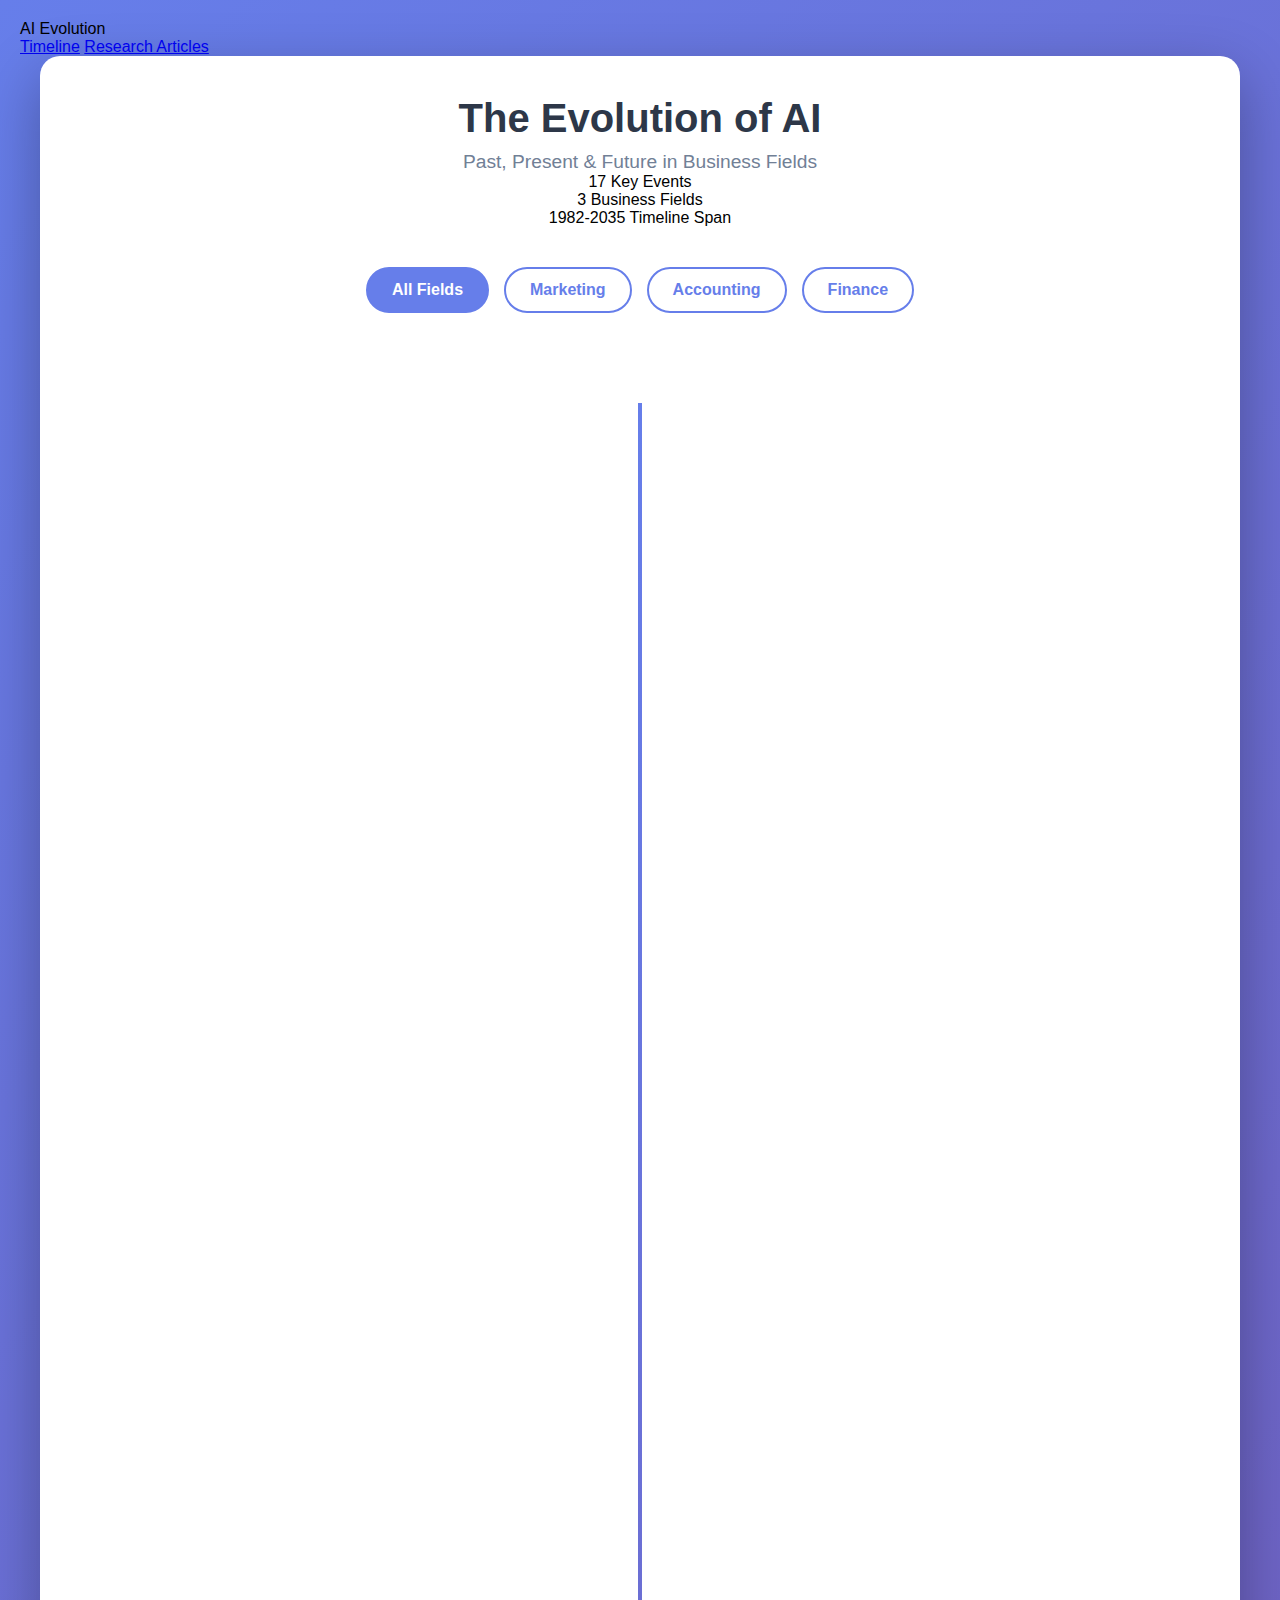
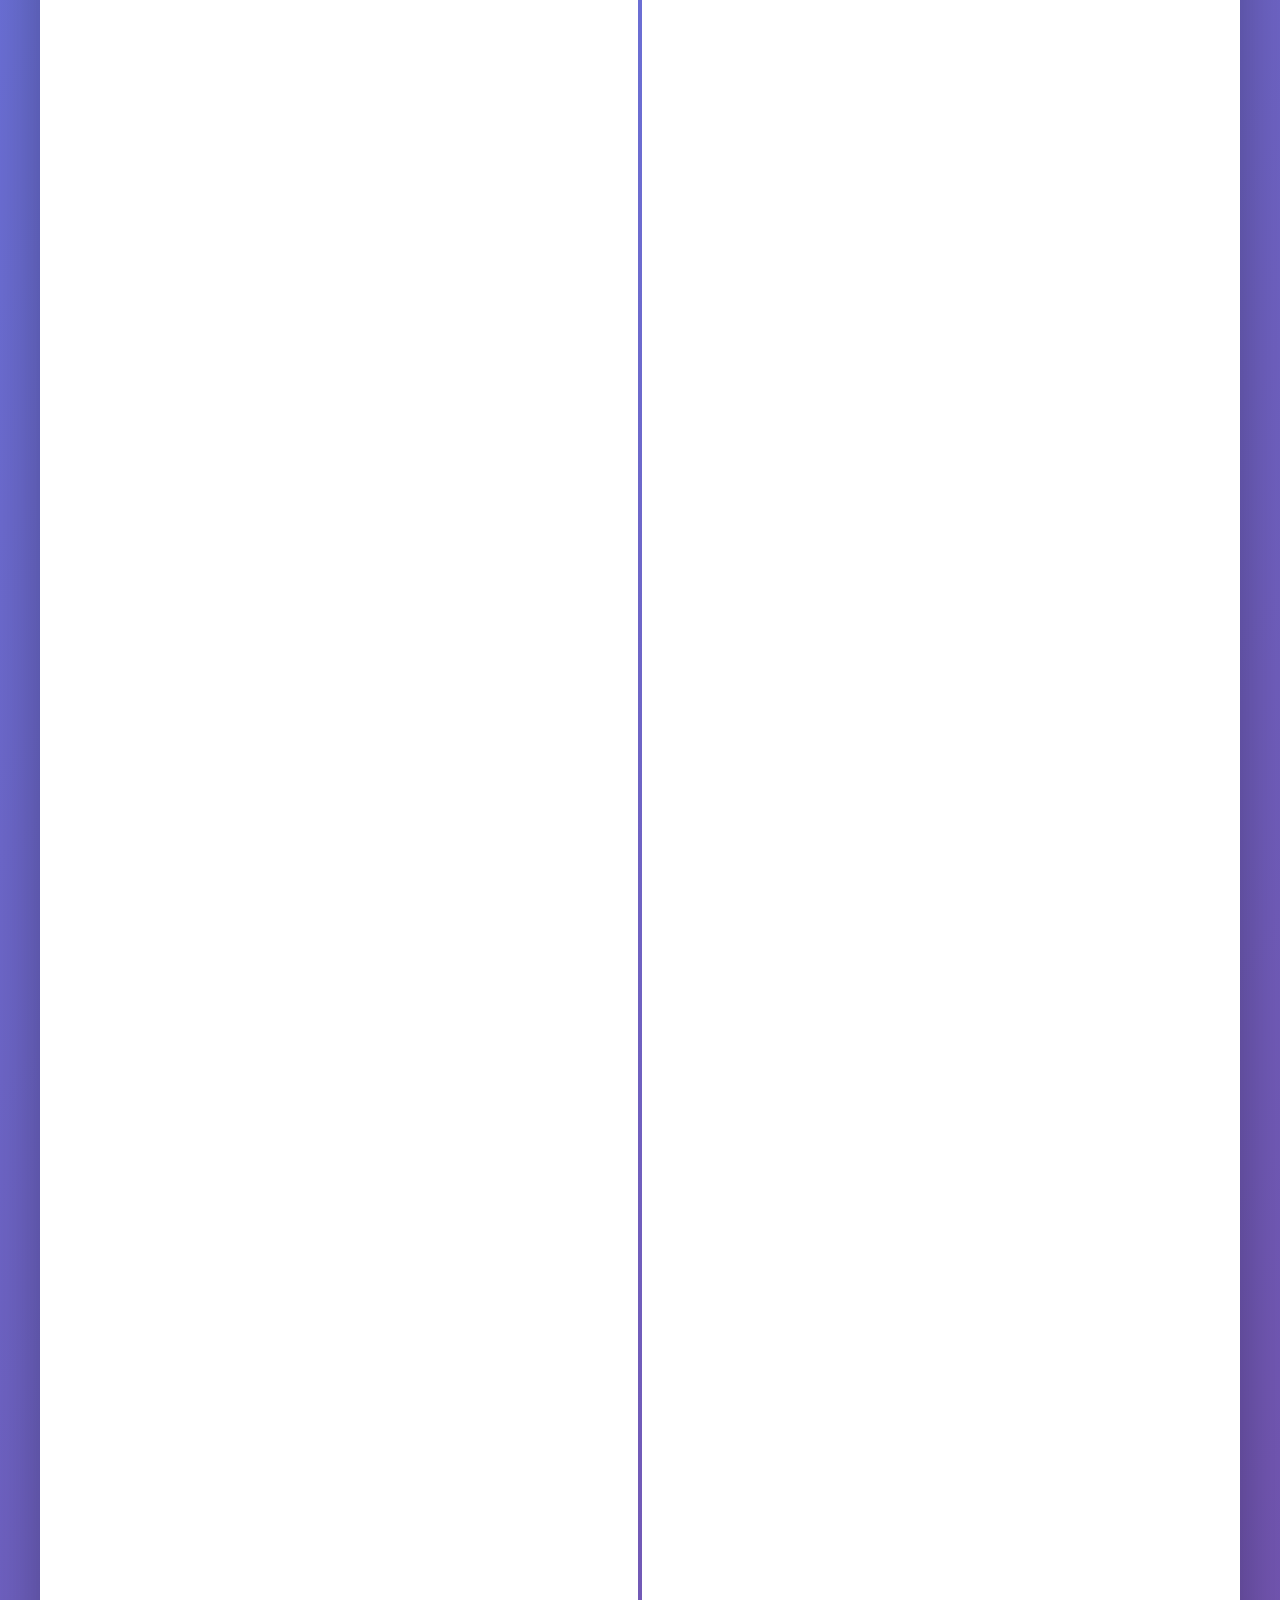
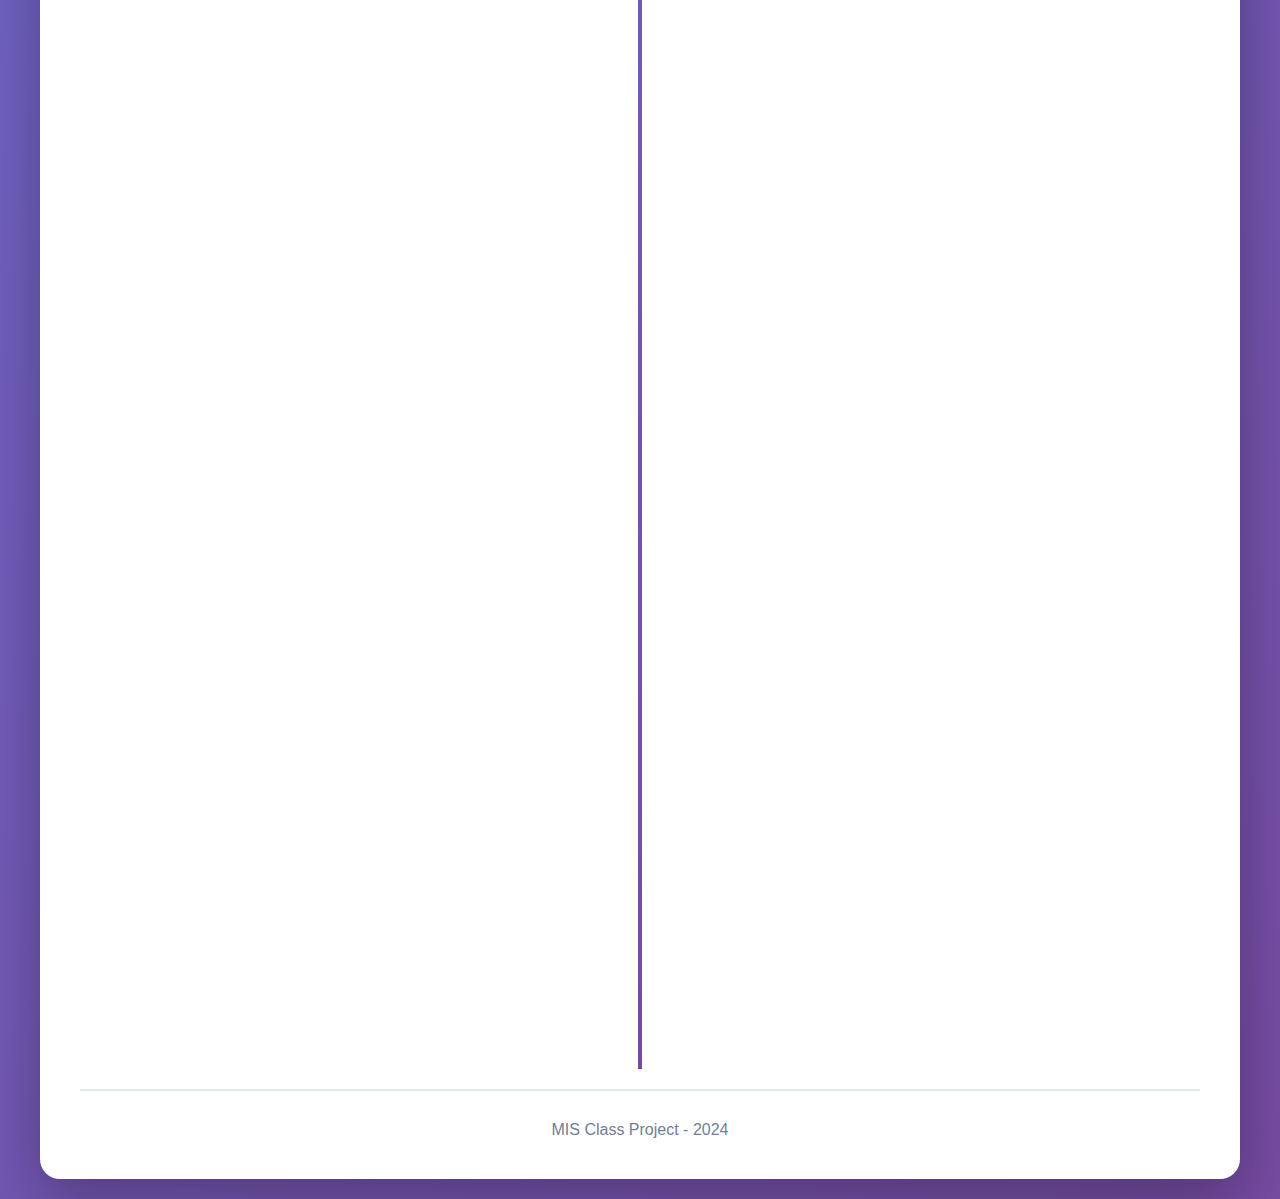
<file: index.html>
<!DOCTYPE html>
<html lang="en">
<head>
    <meta charset="UTF-8">
    <meta name="viewport" content="width=device-width, initial-scale=1.0">
    <title>AI Timeline - Marketing, Accounting & Finance</title>
    <link rel="stylesheet" href="styles.css">
</head>
<body>
    <!-- Navigation Bar -->
    <nav class="navbar">
        <div class="nav-content">
            <div class="nav-logo">AI Evolution</div>
            <div class="nav-links">
                <a href="index.html" class="nav-link active">Timeline</a>
                <a href="articles.html" class="nav-link">Research Articles</a>
            </div>
        </div>
    </nav>

    <div class="container">
        <header>
            <div class="header-decoration"></div>
            <h1>The Evolution of AI</h1>
            <p class="subtitle">Past, Present & Future in Business Fields</p>
            <div class="stats-row">
                <div class="stat-item">
                    <span class="stat-number">17</span>
                    <span class="stat-label">Key Events</span>
                </div>
                <div class="stat-item">
                    <span class="stat-number">3</span>
                    <span class="stat-label">Business Fields</span>
                </div>
                <div class="stat-item">
                    <span class="stat-number">1982-2035</span>
                    <span class="stat-label">Timeline Span</span>
                </div>
            </div>
        </header>

        <div class="filter-buttons">
            <button class="filter-btn active" data-filter="all">All Fields</button>
            <button class="filter-btn" data-filter="marketing">Marketing</button>
            <button class="filter-btn" data-filter="accounting">Accounting</button>
            <button class="filter-btn" data-filter="finance">Finance</button>
        </div>

        <div class="timeline-container">
            <div class="timeline-line"></div>
            <div id="timeline-events" class="timeline-events">
                <!-- Timeline events will be dynamically inserted here -->
            </div>
        </div>

        <footer>
            <p>MIS Class Project - 2024</p>
        </footer>
    </div>

    <script src="script.js"></script>
</body>
</html>
</file>
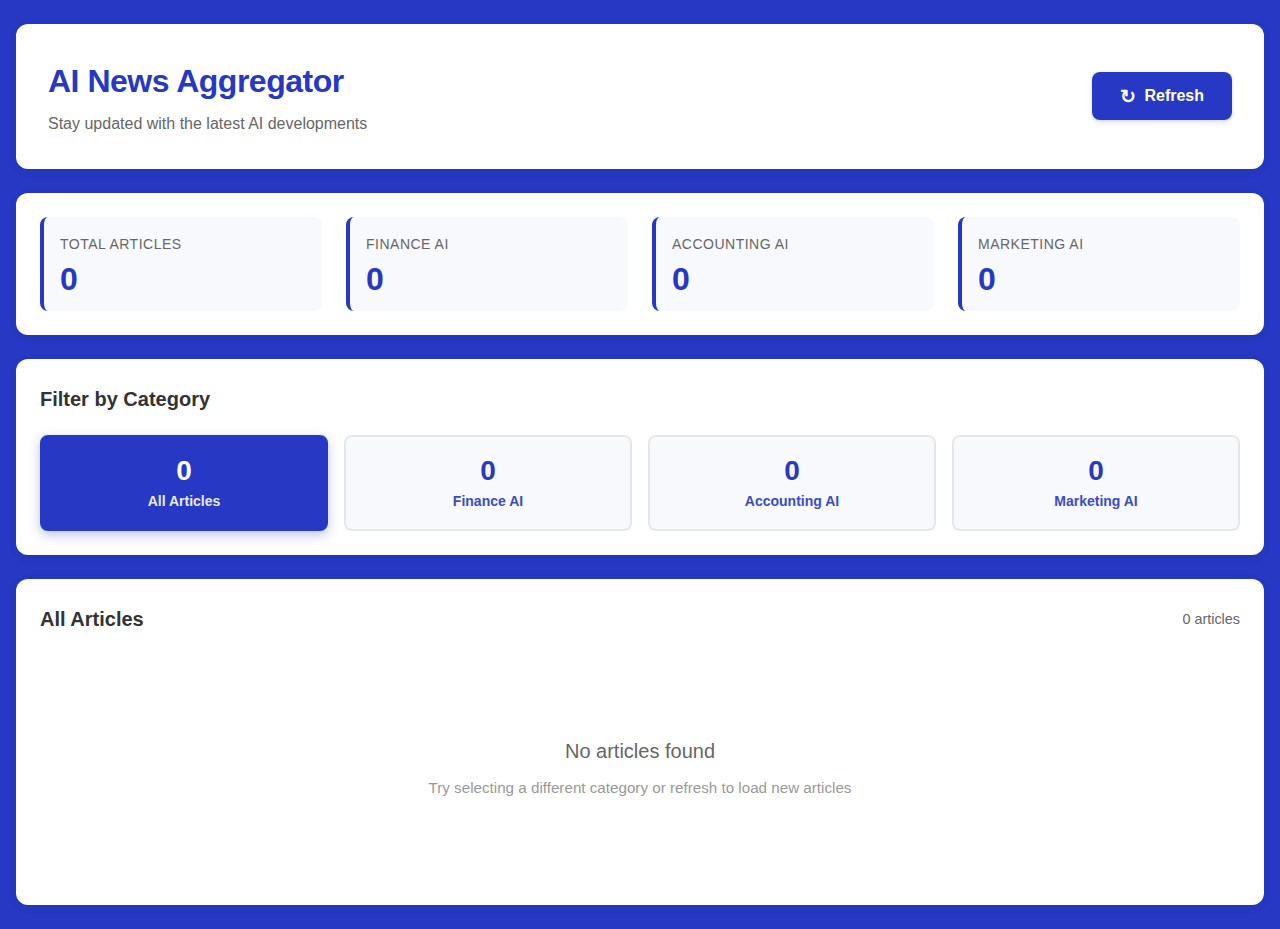
<file: Page/index.html>
<!DOCTYPE html>
<html lang="en">
<head>
    <meta charset="UTF-8">
    <meta name="viewport" content="width=device-width, initial-scale=1.0">
    <title>AI News Aggregator</title>
    <link rel="stylesheet" href="styles.css">
</head>
<body>
    <div class="app-wrapper">
        <div class="container">
            <header class="main-header">
                <div class="header-content">
                    <h1 class="app-title">AI News Aggregator</h1>
                    <p class="app-subtitle">Stay updated with the latest AI developments</p>
                </div>
                <button id="refreshBtn" class="refresh-btn">
                    <span class="btn-icon">↻</span>
                    <span class="btn-text">Refresh</span>
                </button>
            </header>

            <div class="stats-bar" id="statsBar">
                <div class="stat-item">
                    <span class="stat-label">Total Articles</span>
                    <span class="stat-value" id="totalCount">0</span>
                </div>
                <div class="stat-item">
                    <span class="stat-label">Finance AI</span>
                    <span class="stat-value" id="financeCount">0</span>
                </div>
                <div class="stat-item">
                    <span class="stat-label">Accounting AI</span>
                    <span class="stat-value" id="accountingCount">0</span>
                </div>
                <div class="stat-item">
                    <span class="stat-label">Marketing AI</span>
                    <span class="stat-value" id="marketingCount">0</span>
                </div>
            </div>

            <div class="controls-section">
                <div class="section-header">
                    <h2 class="section-title">Filter by Category</h2>
                </div>
                <div class="filter-buttons">
                    <button class="filter-btn active" data-category="all">
                        <span class="filter-count" id="allCount">0</span>
                        <span class="filter-label">All Articles</span>
                    </button>
                    <button class="filter-btn" data-category="finance">
                        <span class="filter-count" id="financeFilterCount">0</span>
                        <span class="filter-label">Finance AI</span>
                    </button>
                    <button class="filter-btn" data-category="accounting">
                        <span class="filter-count" id="accountingFilterCount">0</span>
                        <span class="filter-label">Accounting AI</span>
                    </button>
                    <button class="filter-btn" data-category="marketing">
                        <span class="filter-count" id="marketingFilterCount">0</span>
                        <span class="filter-label">Marketing AI</span>
                    </button>
                </div>
            </div>

            <div id="error" class="error-banner" style="display: none;">
                <div class="error-content">
                    <span class="error-icon">⚠</span>
                    <div class="error-text">
                        <strong>Error loading articles</strong>
                        <p>Please check your connection and try again</p>
                    </div>
                </div>
                <button class="error-dismiss" onclick="this.parentElement.style.display='none'">×</button>
            </div>

            <div id="loadingState" class="loading-state">
                <div class="skeleton-grid">
                    <div class="skeleton-card"></div>
                    <div class="skeleton-card"></div>
                    <div class="skeleton-card"></div>
                    <div class="skeleton-card"></div>
                    <div class="skeleton-card"></div>
                    <div class="skeleton-card"></div>
                </div>
            </div>

            <div class="articles-section" id="articlesSection" style="display: none;">
                <div class="section-header">
                    <h2 class="section-title" id="sectionTitle">All Articles</h2>
                    <span class="results-count" id="resultsCount">0 articles</span>
                </div>
                <div class="news-grid" id="newsGrid">
                    <!-- Articles will be inserted here -->
                </div>
            </div>
        </div>
    </div>

    <script src="script.js"></script>
</body>
</html>
</file>
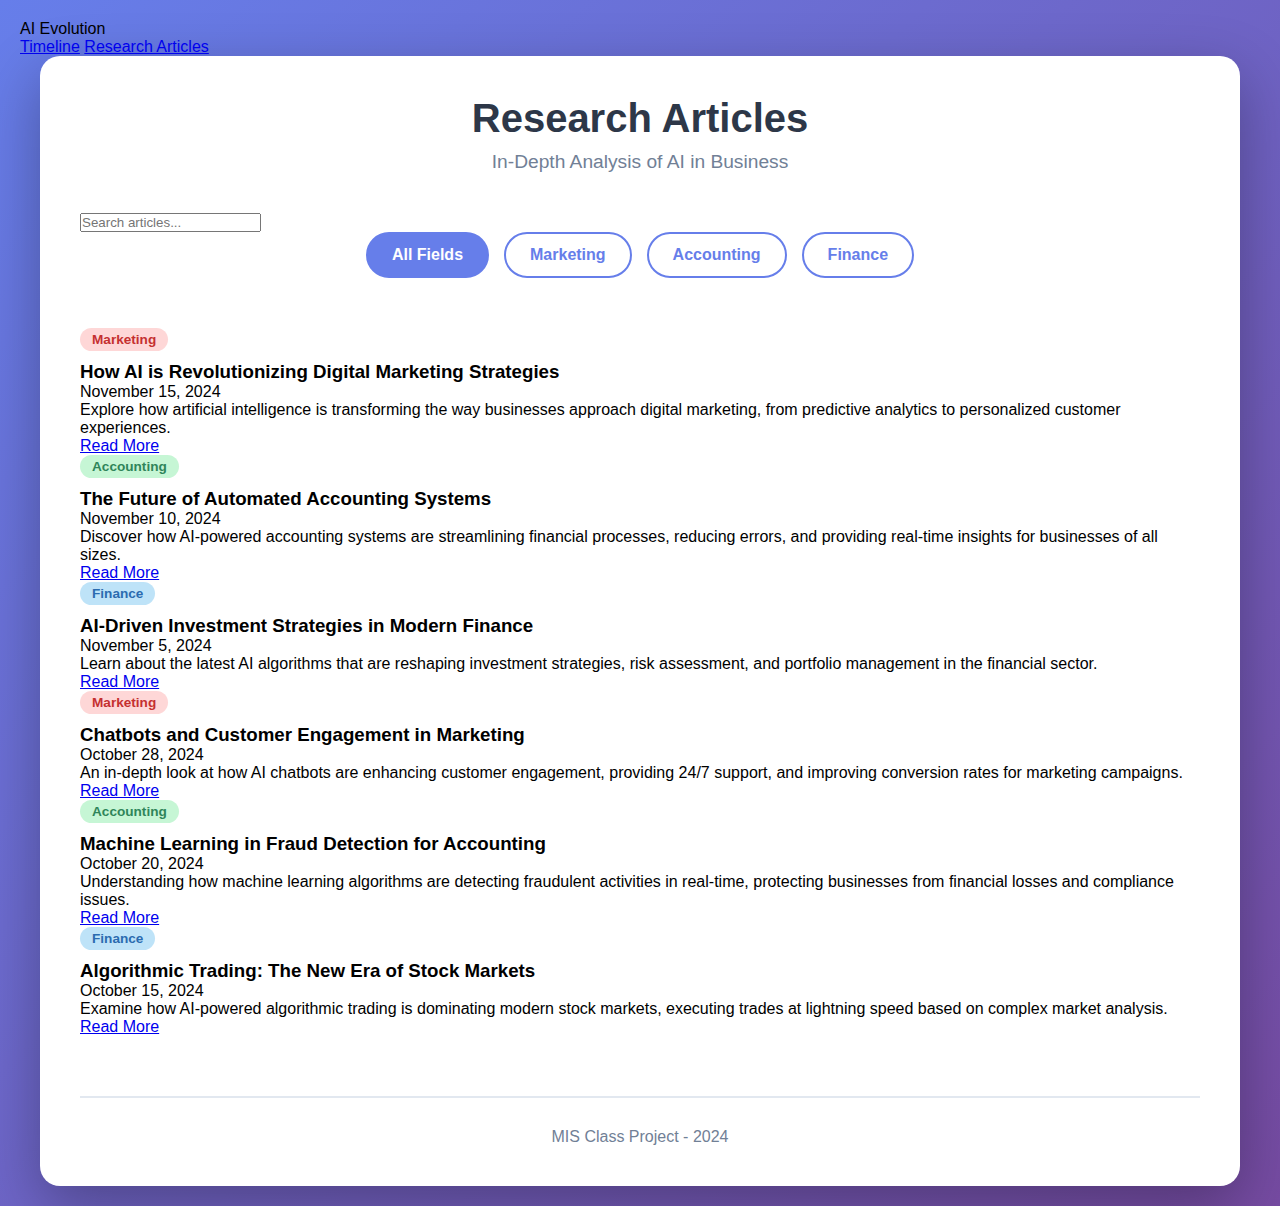
<file: articles.html>
<!DOCTYPE html>
<html lang="en">
<head>
    <meta charset="UTF-8">
    <meta name="viewport" content="width=device-width, initial-scale=1.0">
    <title>Research Articles - AI Evolution</title>
    <link rel="stylesheet" href="styles.css">
</head>
<body>
    <!-- Navigation Bar -->
    <nav class="navbar">
        <div class="nav-content">
            <div class="nav-logo">AI Evolution</div>
            <div class="nav-links">
                <a href="index.html" class="nav-link">Timeline</a>
                <a href="articles.html" class="nav-link active">Research Articles</a>
            </div>
        </div>
    </nav>

    <div class="container">
        <header>
            <div class="header-decoration"></div>
            <h1>Research Articles</h1>
            <p class="subtitle">In-Depth Analysis of AI in Business</p>
        </header>

        <!-- Search and Filter Section -->
        <div class="articles-controls">
            <div class="search-bar">
                <input type="text" id="article-search" placeholder="Search articles..." />
            </div>
            <div class="filter-buttons">
                <button class="filter-btn active" data-filter="all">All Fields</button>
                <button class="filter-btn" data-filter="marketing">Marketing</button>
                <button class="filter-btn" data-filter="accounting">Accounting</button>
                <button class="filter-btn" data-filter="finance">Finance</button>
            </div>
        </div>

        <!-- Articles Grid -->
        <div id="articles-grid" class="articles-grid">
            <!-- Articles will be loaded here from API or data -->
        </div>

        <footer>
            <p>MIS Class Project - 2024</p>
        </footer>
    </div>

    <script src="articles.js"></script>
</body>
</html>
</file>
<file: styles.css>
* {
    margin: 0;
    padding: 0;
    box-sizing: border-box;
}

body {
    font-family: 'Segoe UI', Tahoma, Geneva, Verdana, sans-serif;
    background: linear-gradient(135deg, #667eea 0%, #764ba2 100%);
    min-height: 100vh;
    padding: 20px;
}

.container {
    max-width: 1200px;
    margin: 0 auto;
    background: white;
    border-radius: 20px;
    padding: 40px;
    box-shadow: 0 20px 60px rgba(0, 0, 0, 0.3);
}

header {
    text-align: center;
    margin-bottom: 40px;
}

header h1 {
    font-size: 2.5em;
    color: #2d3748;
    margin-bottom: 10px;
}

.subtitle {
    font-size: 1.2em;
    color: #718096;
}

/* Filter Buttons */
.filter-buttons {
    display: flex;
    justify-content: center;
    gap: 15px;
    margin-bottom: 50px;
    flex-wrap: wrap;
}

.filter-btn {
    padding: 12px 24px;
    border: 2px solid #667eea;
    background: white;
    color: #667eea;
    border-radius: 25px;
    cursor: pointer;
    font-size: 1em;
    font-weight: 600;
    transition: all 0.3s ease;
}

.filter-btn:hover {
    background: #667eea;
    color: white;
    transform: translateY(-2px);
    box-shadow: 0 4px 12px rgba(102, 126, 234, 0.4);
}

.filter-btn.active {
    background: #667eea;
    color: white;
}

/* Timeline */
.timeline-container {
    position: relative;
    padding: 40px 0;
}

.timeline-line {
    position: absolute;
    left: 50%;
    transform: translateX(-50%);
    width: 4px;
    height: 100%;
    background: linear-gradient(to bottom, #667eea, #764ba2);
    z-index: 1;
}

.timeline-events {
    position: relative;
    z-index: 2;
}

/* Timeline Event */
.timeline-event {
    display: flex;
    margin-bottom: 60px;
    position: relative;
    opacity: 0;
    animation: fadeIn 0.6s forwards;
}

@keyframes fadeIn {
    to {
        opacity: 1;
    }
}

.timeline-event.hidden {
    display: none;
}

/* Alternate left and right */
.timeline-event:nth-child(odd) {
    justify-content: flex-start;
}

.timeline-event:nth-child(even) {
    justify-content: flex-end;
}

/* Event Card */
.event-card {
    width: 45%;
    background: white;
    border-radius: 12px;
    padding: 20px;
    box-shadow: 0 4px 15px rgba(0, 0, 0, 0.1);
    border-left: 5px solid #667eea;
    transition: all 0.4s ease;
    cursor: pointer;
    position: relative;
}

.event-card.marketing {
    border-left-color: #f56565;
}

.event-card.accounting {
    border-left-color: #48bb78;
}

.event-card.finance {
    border-left-color: #4299e1;
}

.event-card:hover {
    transform: scale(1.05);
    box-shadow: 0 8px 30px rgba(0, 0, 0, 0.2);
    z-index: 10;
}

/* Year Badge */
.year-badge {
    position: absolute;
    top: 20px;
    right: 20px;
    background: linear-gradient(135deg, #667eea 0%, #764ba2 100%);
    color: white;
    padding: 8px 16px;
    border-radius: 20px;
    font-weight: bold;
    font-size: 0.9em;
}

.event-card.marketing .year-badge {
    background: linear-gradient(135deg, #f56565 0%, #c53030 100%);
}

.event-card.accounting .year-badge {
    background: linear-gradient(135deg, #48bb78 0%, #2f855a 100%);
}

.event-card.finance .year-badge {
    background: linear-gradient(135deg, #4299e1 0%, #2b6cb0 100%);
}

/* Field Tag */
.field-tag {
    display: inline-block;
    padding: 4px 12px;
    border-radius: 12px;
    font-size: 0.85em;
    font-weight: 600;
    margin-bottom: 10px;
}

.field-tag.marketing {
    background: #fed7d7;
    color: #c53030;
}

.field-tag.accounting {
    background: #c6f6d5;
    color: #2f855a;
}

.field-tag.finance {
    background: #bee3f8;
    color: #2b6cb0;
}

/* Event Content */
.event-summary {
    font-size: 1.1em;
    color: #2d3748;
    font-weight: 600;
    margin-bottom: 10px;
    line-height: 1.6;
}

.event-details {
    max-height: 0;
    overflow: hidden;
    transition: max-height 0.4s ease;
    color: #4a5568;
    line-height: 1.8;
    font-size: 0.95em;
}

.event-card:hover .event-details {
    max-height: 500px;
    margin-top: 15px;
}

.event-details p {
    margin-bottom: 12px;
}

/* Center Dot */
.timeline-event::before {
    content: '';
    position: absolute;
    left: 50%;
    transform: translateX(-50%);
    width: 20px;
    height: 20px;
    background: white;
    border: 4px solid #667eea;
    border-radius: 50%;
    z-index: 3;
    top: 20px;
}

.timeline-event.marketing::before {
    border-color: #f56565;
}

.timeline-event.accounting::before {
    border-color: #48bb78;
}

.timeline-event.finance::before {
    border-color: #4299e1;
}

/* Footer */
footer {
    text-align: center;
    margin-top: 60px;
    padding-top: 30px;
    border-top: 2px solid #e2e8f0;
    color: #718096;
}

/* Responsive Design */
@media (max-width: 768px) {
    .container {
        padding: 20px;
    }

    header h1 {
        font-size: 1.8em;
    }

    .timeline-line {
        left: 30px;
    }

    .timeline-event {
        justify-content: flex-end !important;
    }

    .event-card {
        width: calc(100% - 60px);
        margin-left: 60px;
    }

    .timeline-event::before {
        left: 30px;
    }

    .filter-buttons {
        gap: 10px;
    }

    .filter-btn {
        padding: 10px 18px;
        font-size: 0.9em;
    }
}
</file>
<file: Page/styles.css>
/* ========================================
   RESET AND BASE STYLES
   ======================================== */
* {
    margin: 0;
    padding: 0;
    box-sizing: border-box;
}

body {
    font-family: -apple-system, BlinkMacSystemFont, 'Segoe UI', Roboto, Oxygen, Ubuntu, Cantarell, sans-serif;
    background: #f5f6fa;
    min-height: 100vh;
    color: #333;
    line-height: 1.6;
}

/* ========================================
   LAYOUT
   ======================================== */
.app-wrapper {
    background: #2638C4;
    min-height: 100vh;
    padding: 24px 16px;
}

.container {
    max-width: 1400px;
    margin: 0 auto;
}

/* ========================================
   HEADER - Aesthetic Usability, Typography Hierarchy
   ======================================== */
.main-header {
    background: white;
    padding: 32px;
    border-radius: 12px;
    margin-bottom: 24px;
    display: flex;
    justify-content: space-between;
    align-items: center;
    gap: 24px;
    box-shadow: 0 2px 8px rgba(0, 0, 0, 0.08);
}

.header-content {
    flex: 1;
}

.app-title {
    font-size: 2rem;
    font-weight: 700;
    color: #2638C4;
    margin-bottom: 4px;
    letter-spacing: -0.5px;
}

.app-subtitle {
    font-size: 1rem;
    color: #666;
    font-weight: 400;
}

/* Fitts's Law - Large, easily clickable refresh button */
.refresh-btn {
    background: #2638C4;
    color: white;
    border: none;
    padding: 14px 28px;
    border-radius: 8px;
    font-size: 1rem;
    font-weight: 600;
    cursor: pointer;
    transition: all 0.2s ease;
    display: flex;
    align-items: center;
    gap: 8px;
    min-height: 48px;
    box-shadow: 0 2px 4px rgba(38, 56, 196, 0.2);
}

.refresh-btn:hover {
    background: #1B2A96;
    box-shadow: 0 4px 8px rgba(38, 56, 196, 0.3);
}

.refresh-btn:active {
    transform: translateY(1px);
}

.btn-icon {
    font-size: 1.2rem;
    line-height: 1;
}

/* ========================================
   STATS BAR - Visual Feedback, Proximity
   ======================================== */
.stats-bar {
    background: white;
    padding: 24px;
    border-radius: 12px;
    margin-bottom: 24px;
    display: grid;
    grid-template-columns: repeat(auto-fit, minmax(200px, 1fr));
    gap: 24px;
    box-shadow: 0 2px 8px rgba(0, 0, 0, 0.08);
}

.stat-item {
    display: flex;
    flex-direction: column;
    gap: 8px;
    padding: 16px;
    background: #f8f9fc;
    border-radius: 8px;
    border-left: 4px solid #2638C4;
}

.stat-label {
    font-size: 0.875rem;
    color: #666;
    font-weight: 500;
    text-transform: uppercase;
    letter-spacing: 0.5px;
}

.stat-value {
    font-size: 2rem;
    font-weight: 700;
    color: #2638C4;
    line-height: 1;
}

/* ========================================
   CONTROLS SECTION - Proximity, Similarity
   ======================================== */
.controls-section {
    background: white;
    padding: 24px;
    border-radius: 12px;
    margin-bottom: 24px;
    box-shadow: 0 2px 8px rgba(0, 0, 0, 0.08);
}

.section-header {
    display: flex;
    justify-content: space-between;
    align-items: center;
    margin-bottom: 20px;
}

.section-title {
    font-size: 1.25rem;
    font-weight: 600;
    color: #333;
}

.results-count {
    font-size: 0.9rem;
    color: #666;
    font-weight: 500;
}

/* Fitts's Law & Similarity - Large, consistent filter buttons */
.filter-buttons {
    display: grid;
    grid-template-columns: repeat(auto-fit, minmax(200px, 1fr));
    gap: 16px;
}

.filter-btn {
    background: #f8f9fc;
    color: #2638C4;
    border: 2px solid #e5e7eb;
    padding: 20px 24px;
    border-radius: 8px;
    font-size: 1rem;
    font-weight: 600;
    cursor: pointer;
    transition: all 0.2s ease;
    display: flex;
    flex-direction: column;
    align-items: center;
    gap: 8px;
    min-height: 80px;
    justify-content: center;
}

.filter-btn:hover {
    background: #f0f0f0;
    border-color: #2638C4;
    transform: translateY(-2px);
    box-shadow: 0 4px 8px rgba(0, 0, 0, 0.1);
}

.filter-btn.active {
    background: #2638C4;
    color: white;
    border-color: #2638C4;
    box-shadow: 0 4px 12px rgba(38, 56, 196, 0.3);
}

.filter-count {
    font-size: 1.75rem;
    font-weight: 700;
    line-height: 1;
}

.filter-label {
    font-size: 0.875rem;
    opacity: 0.9;
}

/* ========================================
   ERROR BANNER - Better feedback
   ======================================== */
.error-banner {
    background: #fee;
    border: 2px solid #fcc;
    border-radius: 8px;
    padding: 20px;
    margin-bottom: 24px;
    display: flex;
    justify-content: space-between;
    align-items: flex-start;
    gap: 16px;
}

.error-content {
    display: flex;
    gap: 16px;
    align-items: flex-start;
}

.error-icon {
    font-size: 1.5rem;
    color: #d32f2f;
}

.error-text strong {
    display: block;
    color: #d32f2f;
    font-size: 1rem;
    margin-bottom: 4px;
}

.error-text p {
    color: #666;
    font-size: 0.875rem;
    margin: 0;
}

.error-dismiss {
    background: none;
    border: none;
    font-size: 1.5rem;
    color: #999;
    cursor: pointer;
    padding: 0;
    width: 32px;
    height: 32px;
    display: flex;
    align-items: center;
    justify-content: center;
    border-radius: 4px;
    transition: all 0.2s ease;
}

.error-dismiss:hover {
    background: #fcc;
    color: #d32f2f;
}

/* ========================================
   LOADING STATE - Doherty Threshold, Skeleton UI
   ======================================== */
.loading-state {
    margin-bottom: 24px;
}

.skeleton-grid {
    display: grid;
    grid-template-columns: repeat(auto-fill, minmax(350px, 1fr));
    gap: 24px;
}

.skeleton-card {
    background: white;
    border-radius: 12px;
    overflow: hidden;
    box-shadow: 0 2px 8px rgba(0, 0, 0, 0.08);
    height: 400px;
    position: relative;
}

.skeleton-card::before {
    content: '';
    position: absolute;
    top: 0;
    left: -100%;
    width: 100%;
    height: 100%;
    background: linear-gradient(
        90deg,
        transparent,
        rgba(255, 255, 255, 0.5),
        transparent
    );
    animation: skeleton-loading 1.5s infinite;
}

@keyframes skeleton-loading {
    0% {
        left: -100%;
    }
    100% {
        left: 100%;
    }
}

/* ========================================
   ARTICLES SECTION
   ======================================== */
.articles-section {
    background: white;
    padding: 24px;
    border-radius: 12px;
    box-shadow: 0 2px 8px rgba(0, 0, 0, 0.08);
}

/* ========================================
   NEWS GRID - Miller's Law, Chunked information
   ======================================== */
.news-grid {
    display: grid;
    grid-template-columns: repeat(auto-fill, minmax(350px, 1fr));
    gap: 24px;
}

/* ========================================
   ARTICLE CARD - Aesthetic Usability, Hierarchy
   ======================================== */
.article-card {
    background: white;
    border: 2px solid #e5e7eb;
    border-radius: 12px;
    overflow: hidden;
    transition: all 0.2s ease;
    display: flex;
    flex-direction: column;
    height: 100%;
}

.article-card:hover {
    transform: translateY(-4px);
    box-shadow: 0 8px 24px rgba(0, 0, 0, 0.12);
    border-color: #2638C4;
}

.article-image {
    width: 100%;
    height: 200px;
    background-size: cover;
    background-position: center;
    background-color: #f0f0f0;
    position: relative;
}

.article-content {
    padding: 24px;
    flex: 1;
    display: flex;
    flex-direction: column;
    gap: 16px;
}

/* Proximity - Group related metadata */
.article-header {
    display: flex;
    justify-content: space-between;
    align-items: center;
    gap: 12px;
}

/* Similarity - Consistent badge styling */
.category-badge {
    display: inline-block;
    padding: 6px 14px;
    border-radius: 6px;
    font-size: 0.75rem;
    font-weight: 700;
    text-transform: uppercase;
    letter-spacing: 0.5px;
}

.category-badge.finance {
    background: #2638C4;
    color: white;
}

.category-badge.accounting {
    background: #4A5FD1;
    color: white;
}

.category-badge.marketing {
    background: #1B2A96;
    color: white;
}

.article-source {
    font-size: 0.875rem;
    color: #666;
    font-weight: 500;
}

/* Typography hierarchy */
.article-title {
    font-size: 1.25rem;
    font-weight: 600;
    line-height: 1.4;
    margin: 0;
}

.article-title a {
    color: #333;
    text-decoration: none;
    transition: color 0.2s ease;
}

.article-title a:hover {
    color: #2638C4;
}

.article-description {
    color: #666;
    font-size: 0.95rem;
    line-height: 1.6;
    flex: 1;
    display: -webkit-box;
    -webkit-line-clamp: 3;
    -webkit-box-orient: vertical;
    overflow: hidden;
}

/* Proximity - Group footer elements */
.article-footer {
    display: flex;
    justify-content: space-between;
    align-items: center;
    padding-top: 16px;
    border-top: 2px solid #f0f0f0;
    margin-top: auto;
}

.article-date {
    font-size: 0.875rem;
    color: #999;
}

/* Fitts's Law - Larger, more visible CTA */
.read-more {
    color: #2638C4;
    text-decoration: none;
    font-weight: 600;
    font-size: 0.95rem;
    padding: 8px 16px;
    border-radius: 6px;
    transition: all 0.2s ease;
    background: #f8f9fc;
}

.read-more:hover {
    background: #2638C4;
    color: white;
}

/* ========================================
   EMPTY STATE
   ======================================== */
.no-articles {
    grid-column: 1 / -1;
    text-align: center;
    padding: 80px 20px;
    color: #666;
}

.no-articles p {
    font-size: 1.25rem;
    font-weight: 500;
    margin-bottom: 8px;
}

.no-articles small {
    font-size: 0.95rem;
    color: #999;
}

/* ========================================
   RESPONSIVE DESIGN - Mobile optimization
   ======================================== */
@media (max-width: 768px) {
    .app-wrapper {
        padding: 16px 12px;
    }

    .main-header {
        flex-direction: column;
        align-items: stretch;
        padding: 24px;
    }

    .refresh-btn {
        width: 100%;
        justify-content: center;
    }

    .app-title {
        font-size: 1.75rem;
    }

    .stats-bar {
        grid-template-columns: 1fr 1fr;
        gap: 16px;
        padding: 20px;
    }

    .stat-value {
        font-size: 1.5rem;
    }

    .controls-section {
        padding: 20px;
    }

    .filter-buttons {
        grid-template-columns: 1fr;
    }

    .filter-btn {
        flex-direction: row;
        justify-content: space-between;
        min-height: 60px;
        padding: 16px 20px;
    }

    .filter-count {
        font-size: 1.5rem;
    }

    .articles-section {
        padding: 20px;
    }

    .news-grid,
    .skeleton-grid {
        grid-template-columns: 1fr;
        gap: 20px;
    }

    .article-content {
        padding: 20px;
    }

    .article-title {
        font-size: 1.1rem;
    }
}

@media (max-width: 480px) {
    .app-wrapper {
        padding: 12px 8px;
    }

    .main-header {
        padding: 20px;
    }

    .app-title {
        font-size: 1.5rem;
    }

    .app-subtitle {
        font-size: 0.9rem;
    }

    .stats-bar {
        grid-template-columns: 1fr;
        padding: 16px;
    }

    .controls-section,
    .articles-section {
        padding: 16px;
    }

    .section-title {
        font-size: 1.1rem;
    }

    .article-content {
        padding: 16px;
        gap: 12px;
    }

    .article-footer {
        flex-direction: column;
        align-items: stretch;
        gap: 12px;
    }

    .read-more {
        text-align: center;
    }
}
</file>
